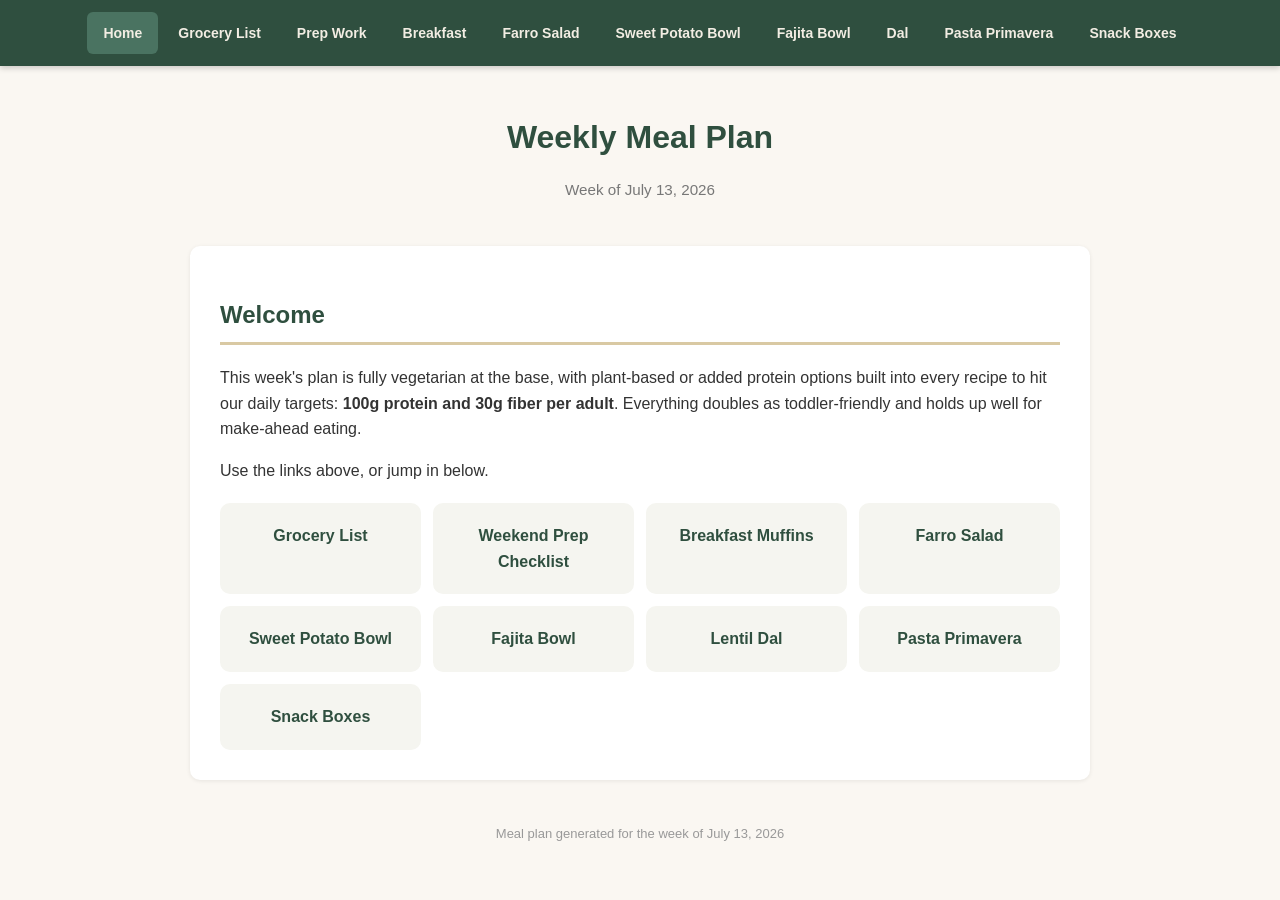
<file: index.html>
<!DOCTYPE html>
<html lang="en">
<head>
<meta charset="UTF-8">
<meta name="viewport" content="width=device-width, initial-scale=1.0">
<title>Weekly Meal Plan — Week of 7/13/2026</title>
<link rel="stylesheet" href="styles.css">
</head>
<body>

<nav>
  <a href="index.html" class="active">Home</a>
  <a href="grocery.html">Grocery List</a>
  <a href="prep.html">Prep Work</a>
  <a href="breakfast.html">Breakfast</a>
  <a href="farro-salad.html">Farro Salad</a>
  <a href="sweet-potato-bowl.html">Sweet Potato Bowl</a>
  <a href="fajita-bowl.html">Fajita Bowl</a>
  <a href="dal.html">Dal</a>
  <a href="pasta.html">Pasta Primavera</a>
  <a href="snack.html">Snack Boxes</a>
</nav>

<header class="page-title">
  <h1>Weekly Meal Plan</h1>
  <p>Week of July 13, 2026</p>
</header>

<section>
  <h2>Welcome</h2>
  <p>This week's plan is fully vegetarian at the base, with plant-based or added protein options built into every recipe to hit our daily targets: <strong>100g protein and 30g fiber per adult</strong>. Everything doubles as toddler-friendly and holds up well for make-ahead eating.</p>
  <p>Use the links above, or jump in below.</p>

  <div class="splash-cards">
    <a class="splash-card" href="grocery.html">Grocery List</a>
    <a class="splash-card" href="prep.html">Weekend Prep Checklist</a>
    <a class="splash-card" href="breakfast.html">Breakfast Muffins</a>
    <a class="splash-card" href="farro-salad.html">Farro Salad</a>
    <a class="splash-card" href="sweet-potato-bowl.html">Sweet Potato Bowl</a>
    <a class="splash-card" href="fajita-bowl.html">Fajita Bowl</a>
    <a class="splash-card" href="dal.html">Lentil Dal</a>
    <a class="splash-card" href="pasta.html">Pasta Primavera</a>
    <a class="splash-card" href="snack.html">Snack Boxes</a>
  </div>
</section>

<footer>Meal plan generated for the week of July 13, 2026</footer>

</body>
</html>
</file>
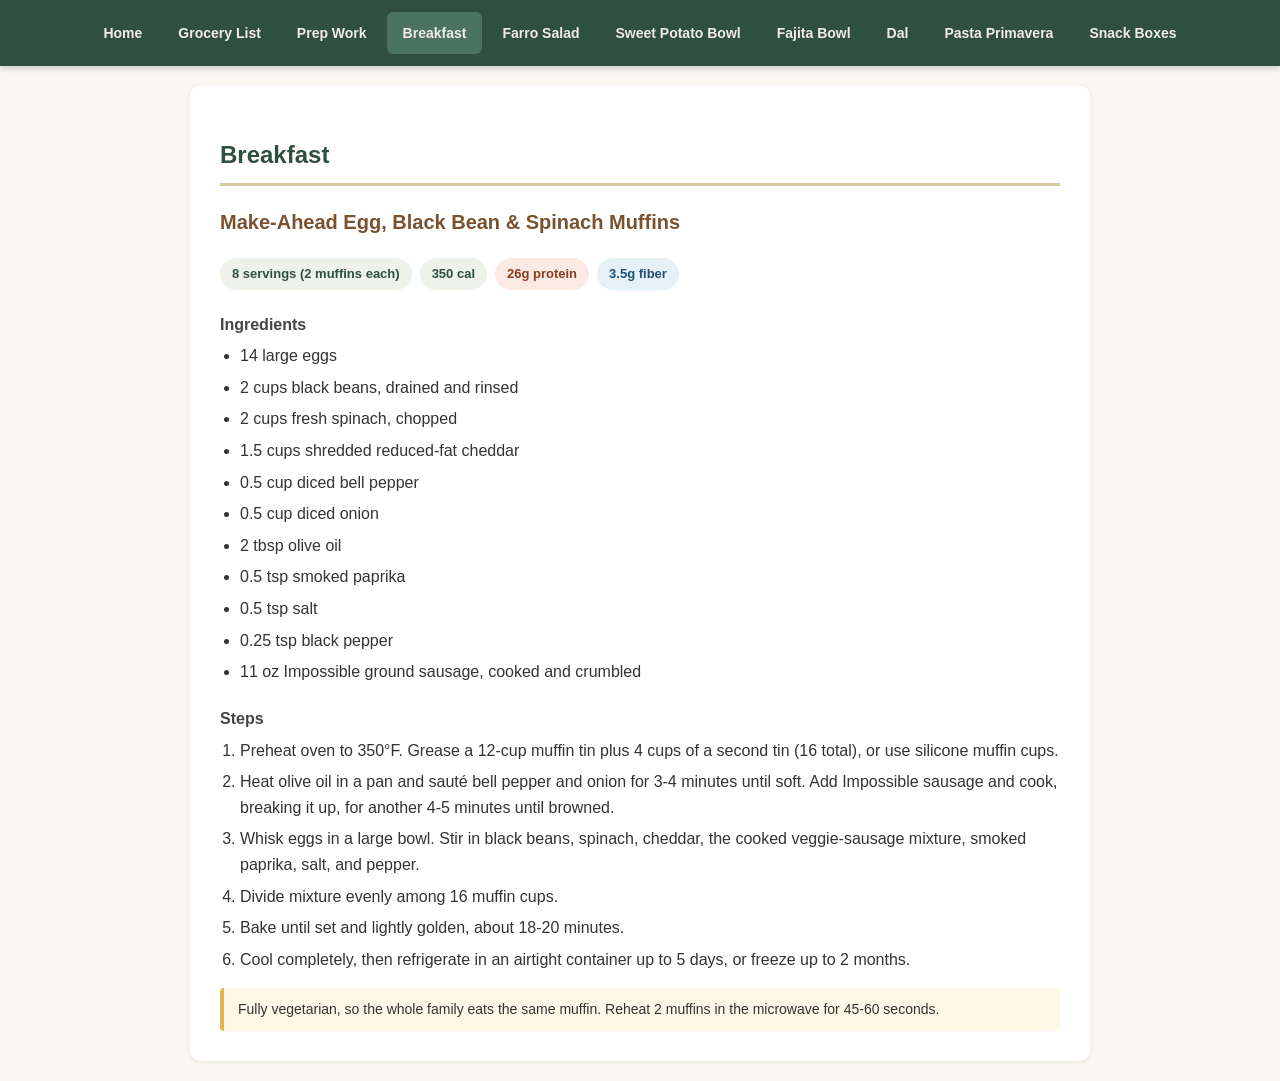
<file: breakfast.html>
<!DOCTYPE html>
<html lang="en">
<head>
<meta charset="UTF-8">
<meta name="viewport" content="width=device-width, initial-scale=1.0">
<title>Breakfast Muffins — Weekly Meal Plan</title>
<link rel="stylesheet" href="styles.css">
</head>
<body>

<nav>
  <a href="index.html">Home</a>
  <a href="grocery.html">Grocery List</a>
  <a href="prep.html">Prep Work</a>
  <a href="breakfast.html" class="active">Breakfast</a>
  <a href="farro-salad.html">Farro Salad</a>
  <a href="sweet-potato-bowl.html">Sweet Potato Bowl</a>
  <a href="fajita-bowl.html">Fajita Bowl</a>
  <a href="dal.html">Dal</a>
  <a href="pasta.html">Pasta Primavera</a>
  <a href="snack.html">Snack Boxes</a>
</nav>

<section>
  <h2>Breakfast</h2>
  <h3 class="recipe-sub">Make-Ahead Egg, Black Bean &amp; Spinach Muffins</h3>
  <div class="macro-badges">
    <span class="badge">8 servings (2 muffins each)</span>
    <span class="badge">350 cal</span>
    <span class="badge protein">26g protein</span>
    <span class="badge fiber">3.5g fiber</span>
  </div>

  <h4>Ingredients</h4>
  <ul>
    <li>14 large eggs</li>
    <li>2 cups black beans, drained and rinsed</li>
    <li>2 cups fresh spinach, chopped</li>
    <li>1.5 cups shredded reduced-fat cheddar</li>
    <li>0.5 cup diced bell pepper</li>
    <li>0.5 cup diced onion</li>
    <li>2 tbsp olive oil</li>
    <li>0.5 tsp smoked paprika</li>
    <li>0.5 tsp salt</li>
    <li>0.25 tsp black pepper</li>
    <li>11 oz Impossible ground sausage, cooked and crumbled</li>
  </ul>

  <h4>Steps</h4>
  <ol>
    <li>Preheat oven to 350°F. Grease a 12-cup muffin tin plus 4 cups of a second tin (16 total), or use silicone muffin cups.</li>
    <li>Heat olive oil in a pan and sauté bell pepper and onion for 3-4 minutes until soft. Add Impossible sausage and cook, breaking it up, for another 4-5 minutes until browned.</li>
    <li>Whisk eggs in a large bowl. Stir in black beans, spinach, cheddar, the cooked veggie-sausage mixture, smoked paprika, salt, and pepper.</li>
    <li>Divide mixture evenly among 16 muffin cups.</li>
    <li>Bake until set and lightly golden, about 18-20 minutes.</li>
    <li>Cool completely, then refrigerate in an airtight container up to 5 days, or freeze up to 2 months.</li>
  </ol>

  <div class="note-box">Fully vegetarian, so the whole family eats the same muffin. Reheat 2 muffins in the microwave for 45-60 seconds.</div>
</section>

</body>
</html>
</file>
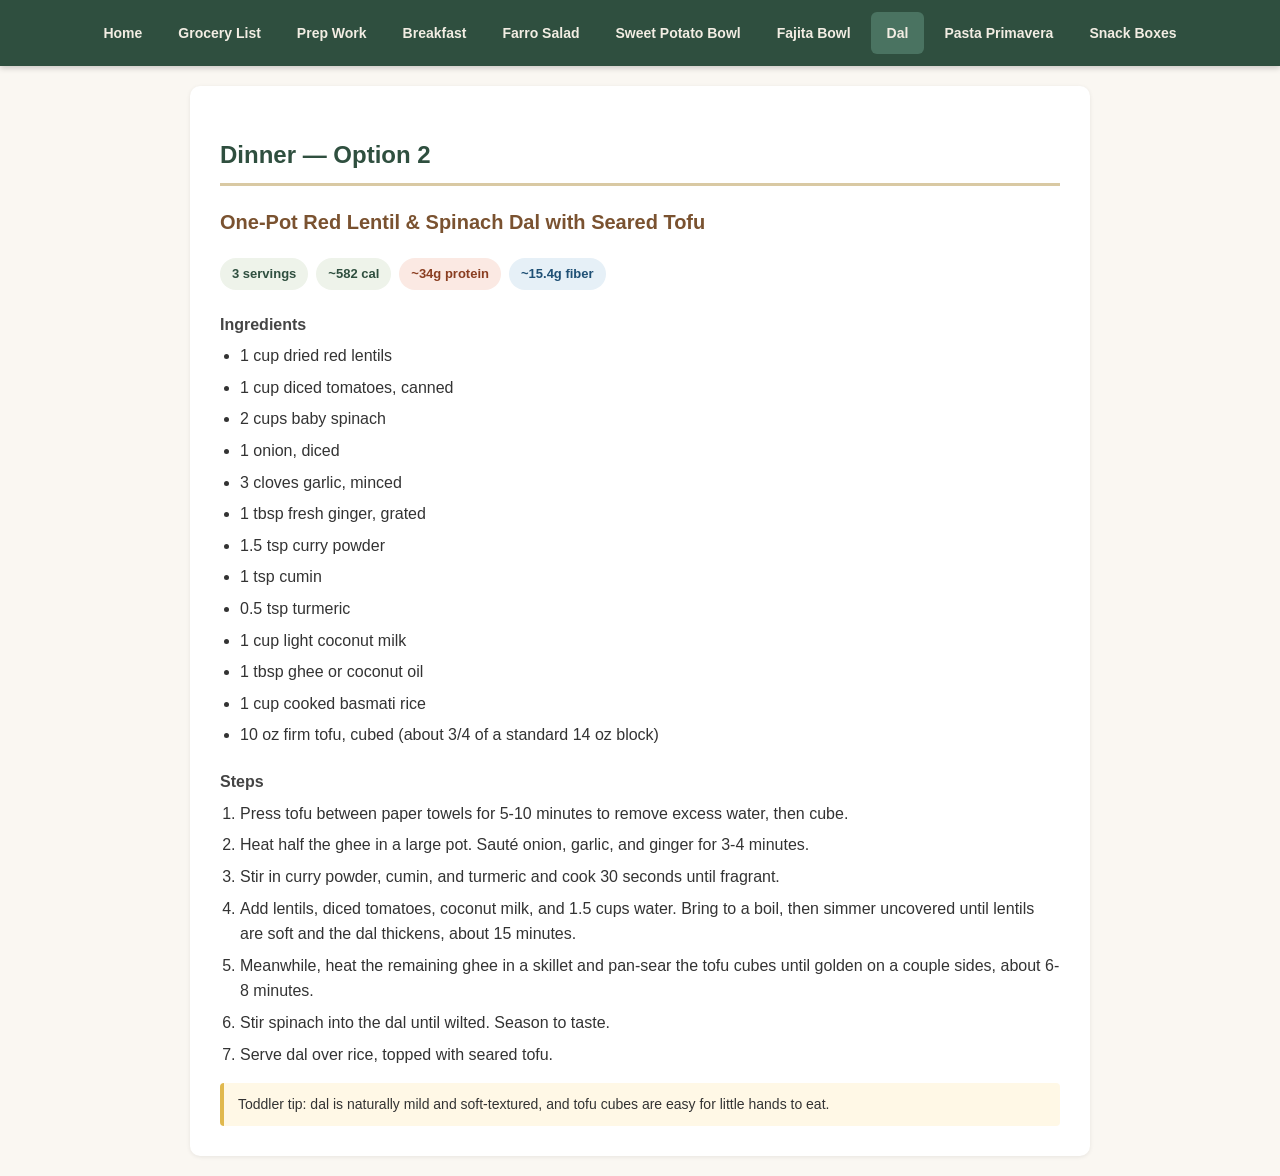
<file: dal.html>
<!DOCTYPE html>
<html lang="en">
<head>
<meta charset="UTF-8">
<meta name="viewport" content="width=device-width, initial-scale=1.0">
<title>Lentil Dal — Weekly Meal Plan</title>
<link rel="stylesheet" href="styles.css">
</head>
<body>

<nav>
  <a href="index.html">Home</a>
  <a href="grocery.html">Grocery List</a>
  <a href="prep.html">Prep Work</a>
  <a href="breakfast.html">Breakfast</a>
  <a href="farro-salad.html">Farro Salad</a>
  <a href="sweet-potato-bowl.html">Sweet Potato Bowl</a>
  <a href="fajita-bowl.html">Fajita Bowl</a>
  <a href="dal.html" class="active">Dal</a>
  <a href="pasta.html">Pasta Primavera</a>
  <a href="snack.html">Snack Boxes</a>
</nav>

<section>
  <h2>Dinner — Option 2</h2>
  <h3 class="recipe-sub">One-Pot Red Lentil &amp; Spinach Dal with Seared Tofu</h3>
  <div class="macro-badges">
    <span class="badge">3 servings</span>
    <span class="badge">~582 cal</span>
    <span class="badge protein">~34g protein</span>
    <span class="badge fiber">~15.4g fiber</span>
  </div>

  <h4>Ingredients</h4>
  <ul>
    <li>1 cup dried red lentils</li>
    <li>1 cup diced tomatoes, canned</li>
    <li>2 cups baby spinach</li>
    <li>1 onion, diced</li>
    <li>3 cloves garlic, minced</li>
    <li>1 tbsp fresh ginger, grated</li>
    <li>1.5 tsp curry powder</li>
    <li>1 tsp cumin</li>
    <li>0.5 tsp turmeric</li>
    <li>1 cup light coconut milk</li>
    <li>1 tbsp ghee or coconut oil</li>
    <li>1 cup cooked basmati rice</li>
    <li>10 oz firm tofu, cubed (about 3/4 of a standard 14 oz block)</li>
  </ul>

  <h4>Steps</h4>
  <ol>
    <li>Press tofu between paper towels for 5-10 minutes to remove excess water, then cube.</li>
    <li>Heat half the ghee in a large pot. Sauté onion, garlic, and ginger for 3-4 minutes.</li>
    <li>Stir in curry powder, cumin, and turmeric and cook 30 seconds until fragrant.</li>
    <li>Add lentils, diced tomatoes, coconut milk, and 1.5 cups water. Bring to a boil, then simmer uncovered until lentils are soft and the dal thickens, about 15 minutes.</li>
    <li>Meanwhile, heat the remaining ghee in a skillet and pan-sear the tofu cubes until golden on a couple sides, about 6-8 minutes.</li>
    <li>Stir spinach into the dal until wilted. Season to taste.</li>
    <li>Serve dal over rice, topped with seared tofu.</li>
  </ol>

  <div class="note-box">Toddler tip: dal is naturally mild and soft-textured, and tofu cubes are easy for little hands to eat.</div>
</section>

</body>
</html>
</file>
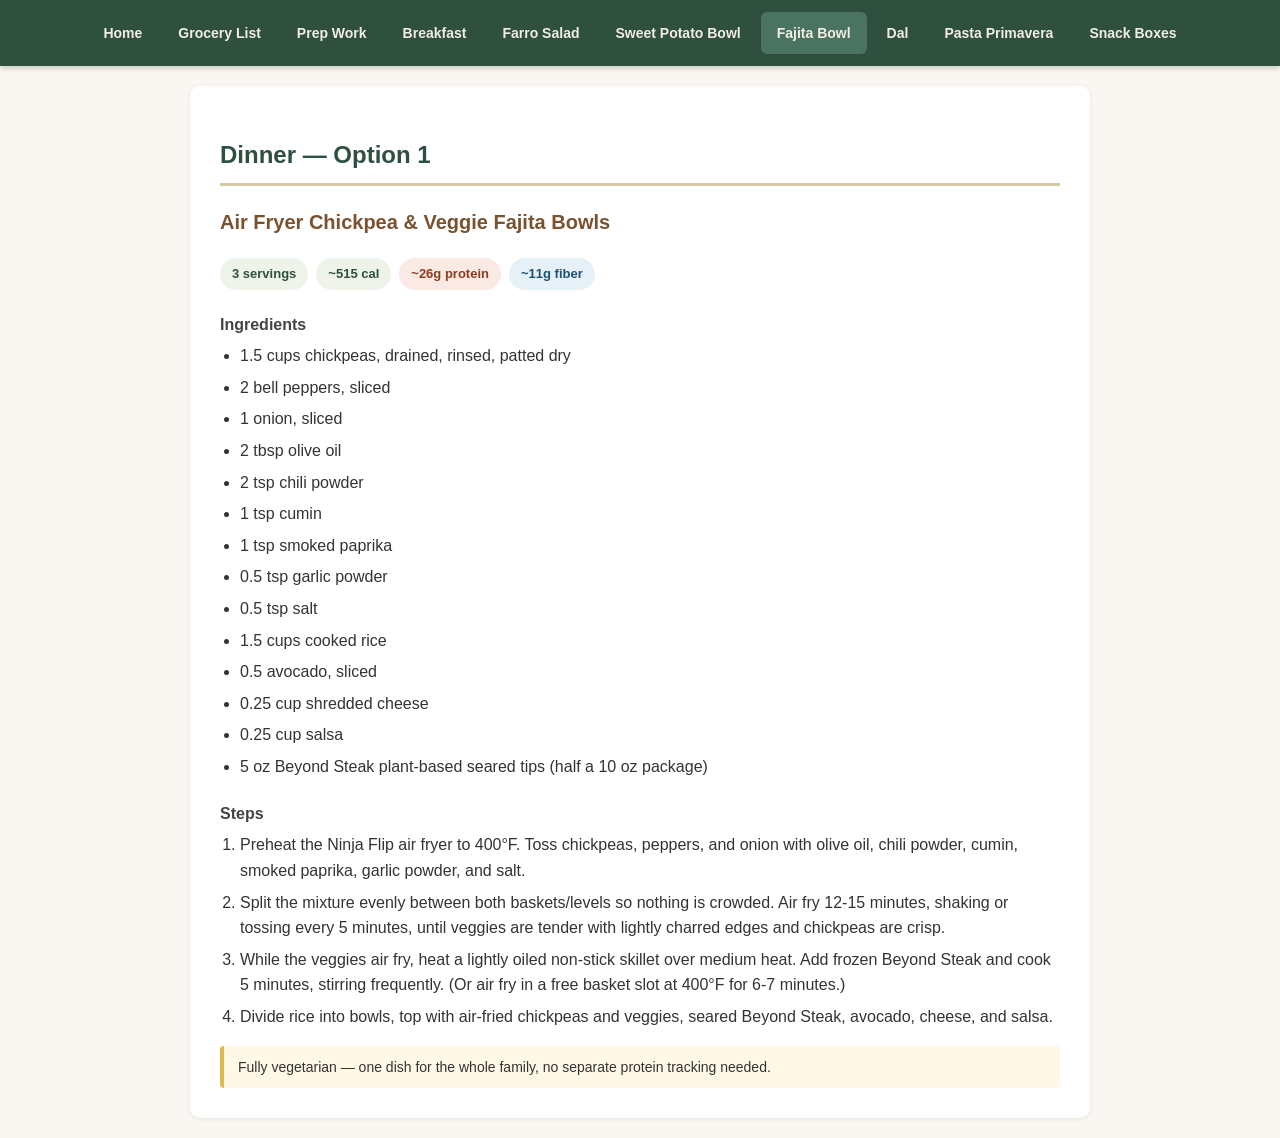
<file: fajita-bowl.html>
<!DOCTYPE html>
<html lang="en">
<head>
<meta charset="UTF-8">
<meta name="viewport" content="width=device-width, initial-scale=1.0">
<title>Fajita Bowl — Weekly Meal Plan</title>
<link rel="stylesheet" href="styles.css">
</head>
<body>

<nav>
  <a href="index.html">Home</a>
  <a href="grocery.html">Grocery List</a>
  <a href="prep.html">Prep Work</a>
  <a href="breakfast.html">Breakfast</a>
  <a href="farro-salad.html">Farro Salad</a>
  <a href="sweet-potato-bowl.html">Sweet Potato Bowl</a>
  <a href="fajita-bowl.html" class="active">Fajita Bowl</a>
  <a href="dal.html">Dal</a>
  <a href="pasta.html">Pasta Primavera</a>
  <a href="snack.html">Snack Boxes</a>
</nav>

<section>
  <h2>Dinner — Option 1</h2>
  <h3 class="recipe-sub">Air Fryer Chickpea &amp; Veggie Fajita Bowls</h3>
  <div class="macro-badges">
    <span class="badge">3 servings</span>
    <span class="badge">~515 cal</span>
    <span class="badge protein">~26g protein</span>
    <span class="badge fiber">~11g fiber</span>
  </div>

  <h4>Ingredients</h4>
  <ul>
    <li>1.5 cups chickpeas, drained, rinsed, patted dry</li>
    <li>2 bell peppers, sliced</li>
    <li>1 onion, sliced</li>
    <li>2 tbsp olive oil</li>
    <li>2 tsp chili powder</li>
    <li>1 tsp cumin</li>
    <li>1 tsp smoked paprika</li>
    <li>0.5 tsp garlic powder</li>
    <li>0.5 tsp salt</li>
    <li>1.5 cups cooked rice</li>
    <li>0.5 avocado, sliced</li>
    <li>0.25 cup shredded cheese</li>
    <li>0.25 cup salsa</li>
    <li>5 oz Beyond Steak plant-based seared tips (half a 10 oz package)</li>
  </ul>

  <h4>Steps</h4>
  <ol>
    <li>Preheat the Ninja Flip air fryer to 400°F. Toss chickpeas, peppers, and onion with olive oil, chili powder, cumin, smoked paprika, garlic powder, and salt.</li>
    <li>Split the mixture evenly between both baskets/levels so nothing is crowded. Air fry 12-15 minutes, shaking or tossing every 5 minutes, until veggies are tender with lightly charred edges and chickpeas are crisp.</li>
    <li>While the veggies air fry, heat a lightly oiled non-stick skillet over medium heat. Add frozen Beyond Steak and cook 5 minutes, stirring frequently. (Or air fry in a free basket slot at 400°F for 6-7 minutes.)</li>
    <li>Divide rice into bowls, top with air-fried chickpeas and veggies, seared Beyond Steak, avocado, cheese, and salsa.</li>
  </ol>

  <div class="note-box">Fully vegetarian — one dish for the whole family, no separate protein tracking needed.</div>
</section>

</body>
</html>
</file>
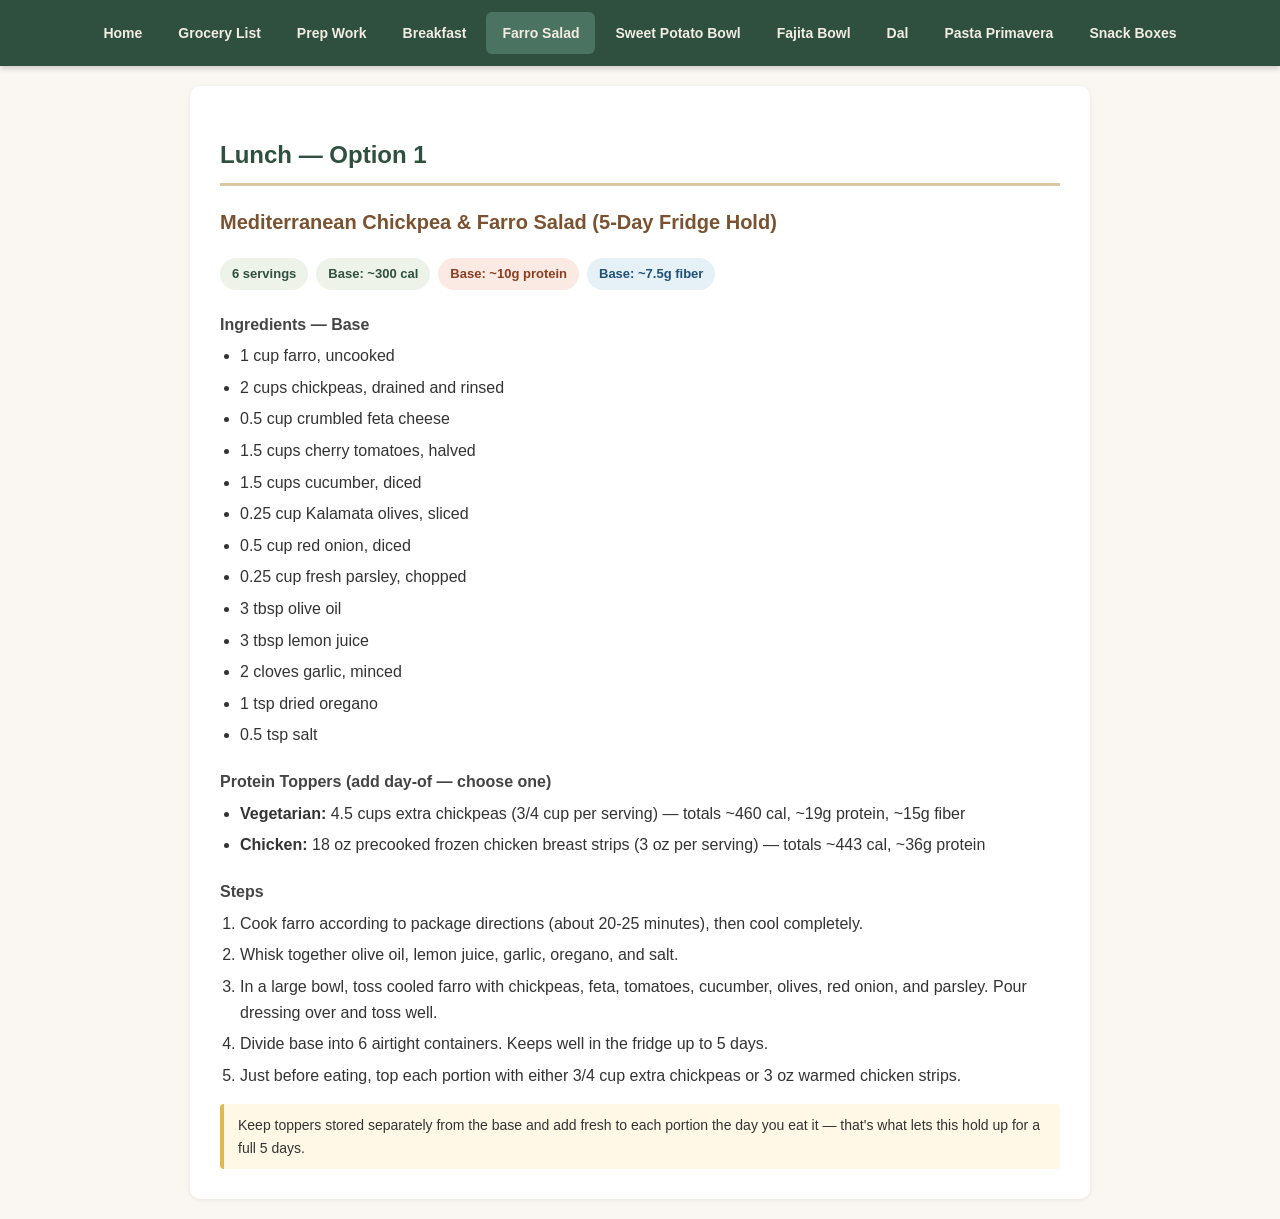
<file: farro-salad.html>
<!DOCTYPE html>
<html lang="en">
<head>
<meta charset="UTF-8">
<meta name="viewport" content="width=device-width, initial-scale=1.0">
<title>Farro Salad — Weekly Meal Plan</title>
<link rel="stylesheet" href="styles.css">
</head>
<body>

<nav>
  <a href="index.html">Home</a>
  <a href="grocery.html">Grocery List</a>
  <a href="prep.html">Prep Work</a>
  <a href="breakfast.html">Breakfast</a>
  <a href="farro-salad.html" class="active">Farro Salad</a>
  <a href="sweet-potato-bowl.html">Sweet Potato Bowl</a>
  <a href="fajita-bowl.html">Fajita Bowl</a>
  <a href="dal.html">Dal</a>
  <a href="pasta.html">Pasta Primavera</a>
  <a href="snack.html">Snack Boxes</a>
</nav>

<section>
  <h2>Lunch — Option 1</h2>
  <h3 class="recipe-sub">Mediterranean Chickpea &amp; Farro Salad (5-Day Fridge Hold)</h3>
  <div class="macro-badges">
    <span class="badge">6 servings</span>
    <span class="badge">Base: ~300 cal</span>
    <span class="badge protein">Base: ~10g protein</span>
    <span class="badge fiber">Base: ~7.5g fiber</span>
  </div>

  <h4>Ingredients — Base</h4>
  <ul>
    <li>1 cup farro, uncooked</li>
    <li>2 cups chickpeas, drained and rinsed</li>
    <li>0.5 cup crumbled feta cheese</li>
    <li>1.5 cups cherry tomatoes, halved</li>
    <li>1.5 cups cucumber, diced</li>
    <li>0.25 cup Kalamata olives, sliced</li>
    <li>0.5 cup red onion, diced</li>
    <li>0.25 cup fresh parsley, chopped</li>
    <li>3 tbsp olive oil</li>
    <li>3 tbsp lemon juice</li>
    <li>2 cloves garlic, minced</li>
    <li>1 tsp dried oregano</li>
    <li>0.5 tsp salt</li>
  </ul>

  <h4>Protein Toppers (add day-of — choose one)</h4>
  <ul>
    <li><strong>Vegetarian:</strong> 4.5 cups extra chickpeas (3/4 cup per serving) — totals ~460 cal, ~19g protein, ~15g fiber</li>
    <li><strong>Chicken:</strong> 18 oz precooked frozen chicken breast strips (3 oz per serving) — totals ~443 cal, ~36g protein</li>
  </ul>

  <h4>Steps</h4>
  <ol>
    <li>Cook farro according to package directions (about 20-25 minutes), then cool completely.</li>
    <li>Whisk together olive oil, lemon juice, garlic, oregano, and salt.</li>
    <li>In a large bowl, toss cooled farro with chickpeas, feta, tomatoes, cucumber, olives, red onion, and parsley. Pour dressing over and toss well.</li>
    <li>Divide base into 6 airtight containers. Keeps well in the fridge up to 5 days.</li>
    <li>Just before eating, top each portion with either 3/4 cup extra chickpeas or 3 oz warmed chicken strips.</li>
  </ol>

  <div class="note-box">Keep toppers stored separately from the base and add fresh to each portion the day you eat it — that's what lets this hold up for a full 5 days.</div>
</section>

</body>
</html>
</file>
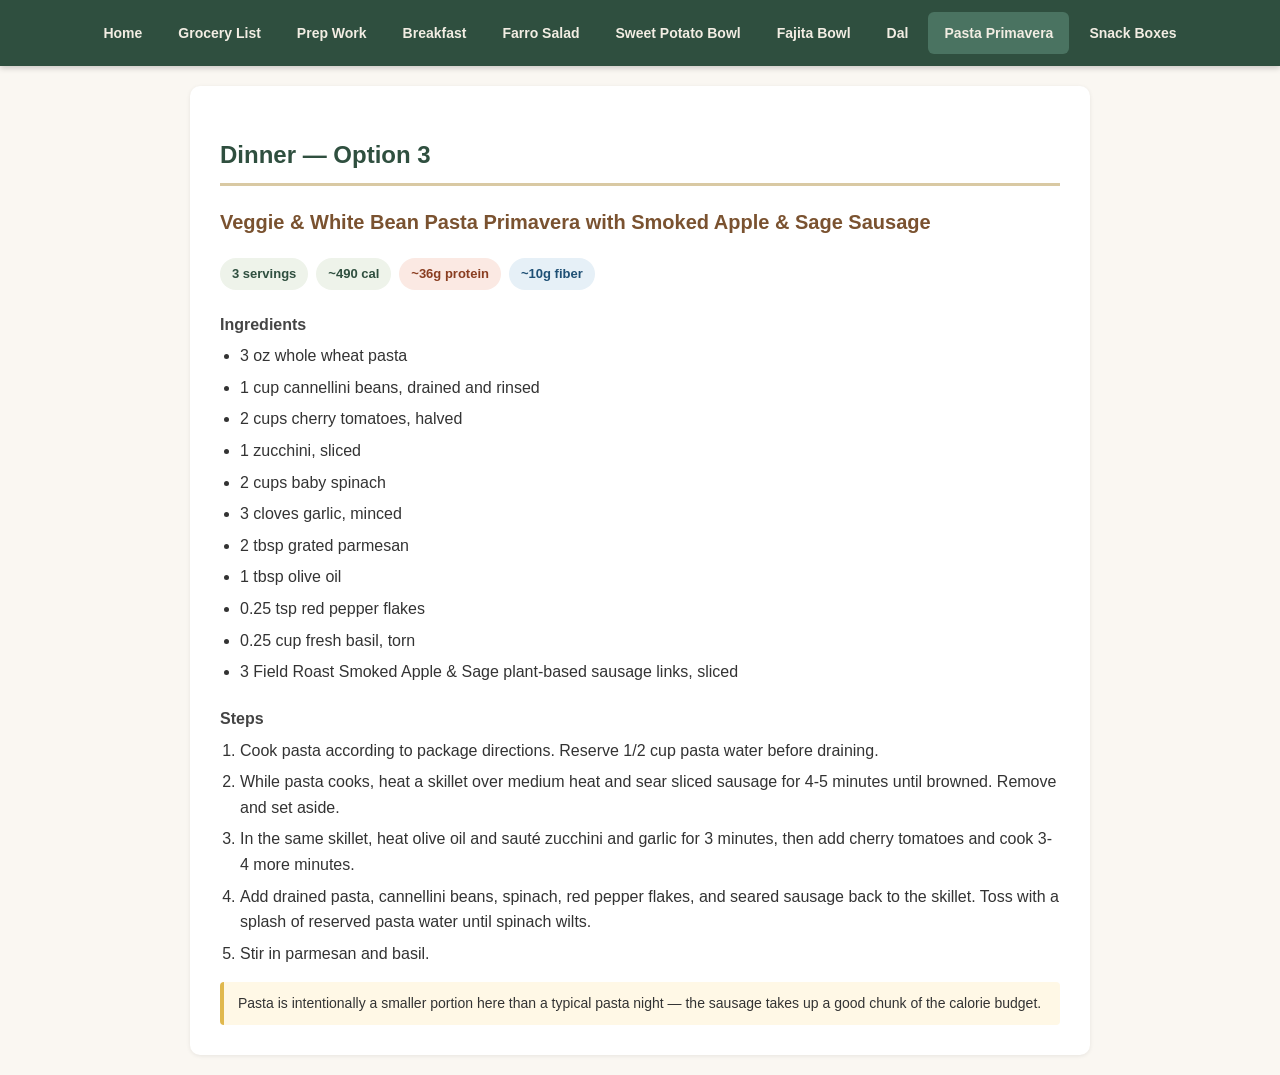
<file: pasta.html>
<!DOCTYPE html>
<html lang="en">
<head>
<meta charset="UTF-8">
<meta name="viewport" content="width=device-width, initial-scale=1.0">
<title>Pasta Primavera — Weekly Meal Plan</title>
<link rel="stylesheet" href="styles.css">
</head>
<body>

<nav>
  <a href="index.html">Home</a>
  <a href="grocery.html">Grocery List</a>
  <a href="prep.html">Prep Work</a>
  <a href="breakfast.html">Breakfast</a>
  <a href="farro-salad.html">Farro Salad</a>
  <a href="sweet-potato-bowl.html">Sweet Potato Bowl</a>
  <a href="fajita-bowl.html">Fajita Bowl</a>
  <a href="dal.html">Dal</a>
  <a href="pasta.html" class="active">Pasta Primavera</a>
  <a href="snack.html">Snack Boxes</a>
</nav>

<section>
  <h2>Dinner — Option 3</h2>
  <h3 class="recipe-sub">Veggie &amp; White Bean Pasta Primavera with Smoked Apple &amp; Sage Sausage</h3>
  <div class="macro-badges">
    <span class="badge">3 servings</span>
    <span class="badge">~490 cal</span>
    <span class="badge protein">~36g protein</span>
    <span class="badge fiber">~10g fiber</span>
  </div>

  <h4>Ingredients</h4>
  <ul>
    <li>3 oz whole wheat pasta</li>
    <li>1 cup cannellini beans, drained and rinsed</li>
    <li>2 cups cherry tomatoes, halved</li>
    <li>1 zucchini, sliced</li>
    <li>2 cups baby spinach</li>
    <li>3 cloves garlic, minced</li>
    <li>2 tbsp grated parmesan</li>
    <li>1 tbsp olive oil</li>
    <li>0.25 tsp red pepper flakes</li>
    <li>0.25 cup fresh basil, torn</li>
    <li>3 Field Roast Smoked Apple &amp; Sage plant-based sausage links, sliced</li>
  </ul>

  <h4>Steps</h4>
  <ol>
    <li>Cook pasta according to package directions. Reserve 1/2 cup pasta water before draining.</li>
    <li>While pasta cooks, heat a skillet over medium heat and sear sliced sausage for 4-5 minutes until browned. Remove and set aside.</li>
    <li>In the same skillet, heat olive oil and sauté zucchini and garlic for 3 minutes, then add cherry tomatoes and cook 3-4 more minutes.</li>
    <li>Add drained pasta, cannellini beans, spinach, red pepper flakes, and seared sausage back to the skillet. Toss with a splash of reserved pasta water until spinach wilts.</li>
    <li>Stir in parmesan and basil.</li>
  </ol>

  <div class="note-box">Pasta is intentionally a smaller portion here than a typical pasta night — the sausage takes up a good chunk of the calorie budget.</div>
</section>

</body>
</html>
</file>
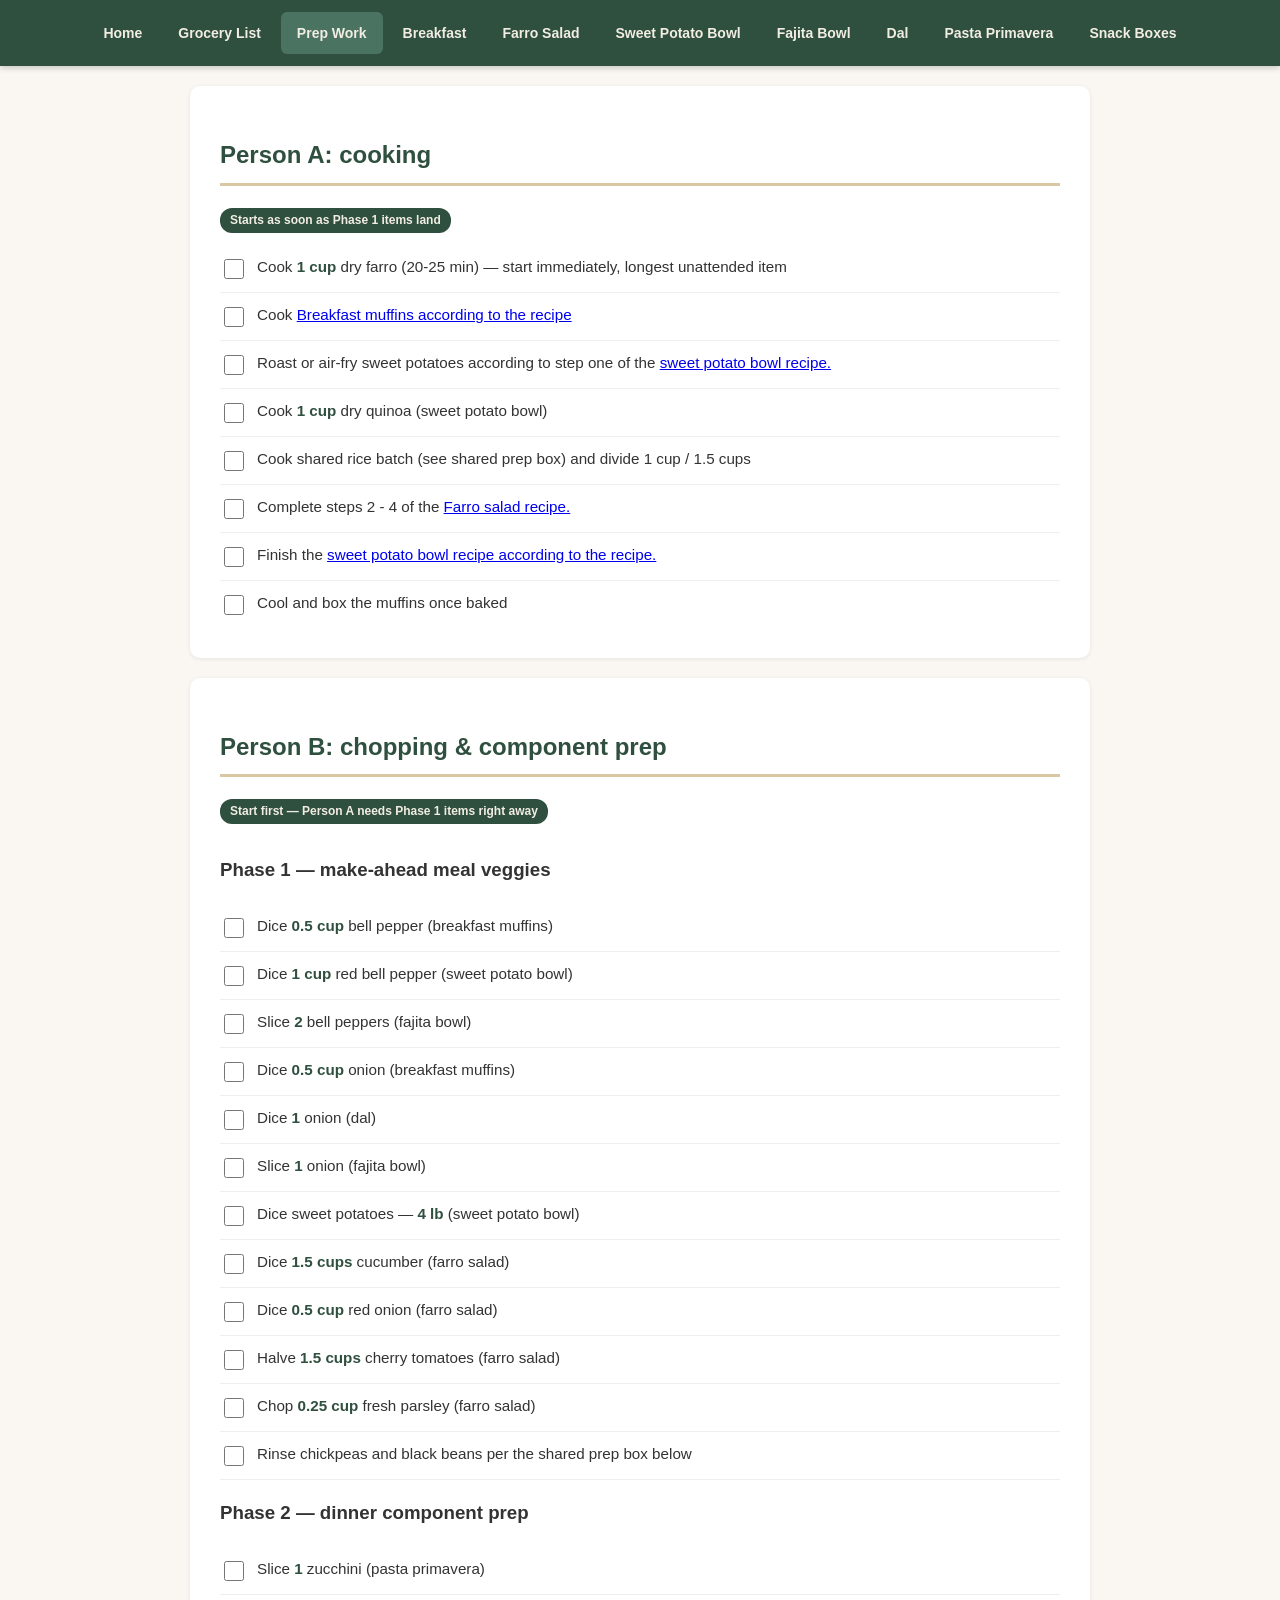
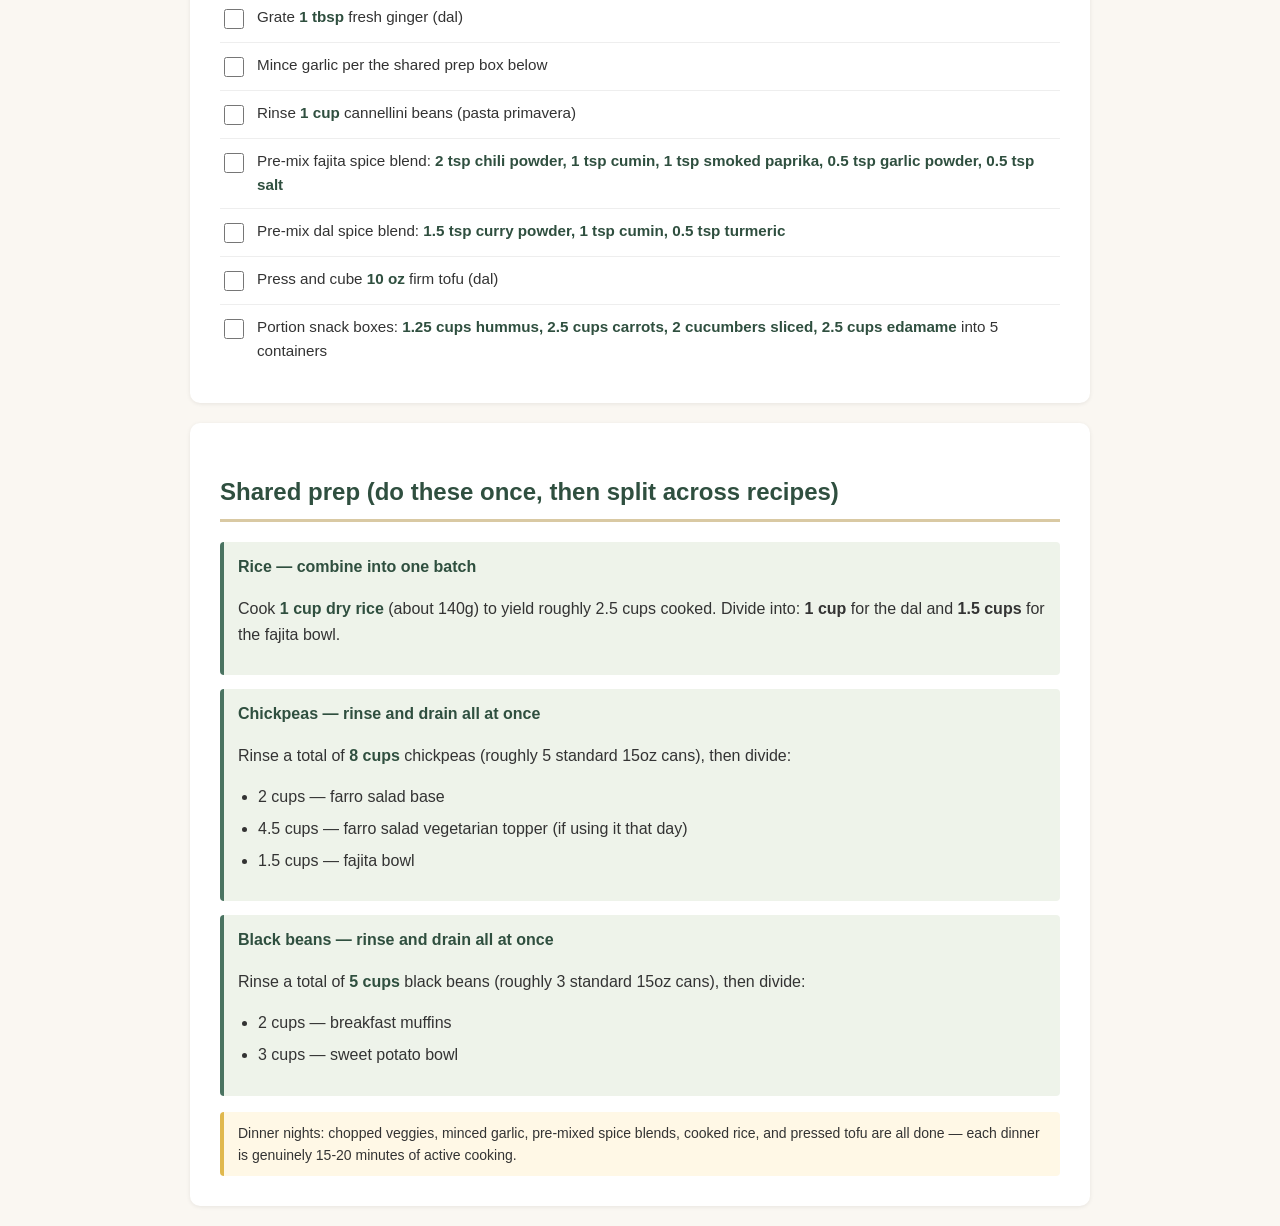
<file: prep.html>
<!DOCTYPE html>
<html lang="en">
<head>
<meta charset="UTF-8">
<meta name="viewport" content="width=device-width, initial-scale=1.0">
<title>Prep Checklist — Weekly Meal Plan</title>
<link rel="stylesheet" href="styles.css">
</head>
<body>

<nav>
  <a href="index.html">Home</a>
  <a href="grocery.html">Grocery List</a>
  <a href="prep.html" class="active">Prep Work</a>
  <a href="breakfast.html">Breakfast</a>
  <a href="farro-salad.html">Farro Salad</a>
  <a href="sweet-potato-bowl.html">Sweet Potato Bowl</a>
  <a href="fajita-bowl.html">Fajita Bowl</a>
  <a href="dal.html">Dal</a>
  <a href="pasta.html">Pasta Primavera</a>
  <a href="snack.html">Snack Boxes</a>
</nav>

<section>
  <h2>Person A: cooking</h2>
  <span class="person-tag">Starts as soon as Phase 1 items land</span>

  <div class="task"><input type="checkbox"><label>Cook <span class="amt">1 cup</span> dry farro (20-25 min) — start immediately, longest unattended item</label></div>
  <div class="task"><input type="checkbox"><label>Cook <a href="breakfast.html">Breakfast muffins according to the recipe</a></label></div>
  <div class="task"><input type="checkbox"><label>Roast or air-fry sweet potatoes according to step one of the <a href="sweet-potato-bowl.html">sweet potato bowl recipe.</a></label></div>
  <div class="task"><input type="checkbox"><label>Cook <span class="amt">1 cup</span> dry quinoa (sweet potato bowl)</label></div>
  <div class="task"><input type="checkbox"><label>Cook shared rice batch (see shared prep box) and divide 1 cup / 1.5 cups</label></div>
  <div class="task"><input type="checkbox"><label>Complete steps 2 - 4 of the <a href="farro-salad.html">Farro salad recipe.</a></label></div>
  <div class="task"><input type="checkbox"><label>Finish the <a href="sweet-potato-bowl.html">sweet potato bowl recipe according to the recipe.</a></label></div>
  <div class="task"><input type="checkbox"><label>Cool and box the muffins once baked</label></div>

</section>

<section>
  <h2>Person B: chopping &amp; component prep</h2>
  <span class="person-tag">Start first — Person A needs Phase 1 items right away</span>

  <h3>Phase 1 — make-ahead meal veggies</h3>
  <div class="task"><input type="checkbox"><label>Dice <span class="amt">0.5 cup</span> bell pepper (breakfast muffins)</label></div>
  <div class="task"><input type="checkbox"><label>Dice <span class="amt">1 cup</span> red bell pepper (sweet potato bowl)</label></div>
  <div class="task"><input type="checkbox"><label>Slice <span class="amt">2</span> bell peppers (fajita bowl)</label></div>
  <div class="task"><input type="checkbox"><label>Dice <span class="amt">0.5 cup</span> onion (breakfast muffins)</label></div>
  <div class="task"><input type="checkbox"><label>Dice <span class="amt">1</span> onion (dal)</label></div>
  <div class="task"><input type="checkbox"><label>Slice <span class="amt">1</span> onion (fajita bowl)</label></div>
  <div class="task"><input type="checkbox"><label>Dice sweet potatoes — <span class="amt">4 lb</span> (sweet potato bowl)</label></div>
  <div class="task"><input type="checkbox"><label>Dice <span class="amt">1.5 cups</span> cucumber (farro salad)</label></div>
  <div class="task"><input type="checkbox"><label>Dice <span class="amt">0.5 cup</span> red onion (farro salad)</label></div>
  <div class="task"><input type="checkbox"><label>Halve <span class="amt">1.5 cups</span> cherry tomatoes (farro salad)</label></div>
  <div class="task"><input type="checkbox"><label>Chop <span class="amt">0.25 cup</span> fresh parsley (farro salad)</label></div>
  <div class="task"><input type="checkbox"><label>Rinse chickpeas and black beans per the shared prep box below</label></div>

  <h3>Phase 2 — dinner component prep</h3>
  <div class="task"><input type="checkbox"><label>Slice <span class="amt">1</span> zucchini (pasta primavera)</label></div>
  <div class="task"><input type="checkbox"><label>Grate <span class="amt">1 tbsp</span> fresh ginger (dal)</label></div>
  <div class="task"><input type="checkbox"><label>Mince garlic per the shared prep box below</label></div>
  <div class="task"><input type="checkbox"><label>Rinse <span class="amt">1 cup</span> cannellini beans (pasta primavera)</label></div>
  <div class="task"><input type="checkbox"><label>Pre-mix fajita spice blend: <span class="amt">2 tsp chili powder, 1 tsp cumin, 1 tsp smoked paprika, 0.5 tsp garlic powder, 0.5 tsp salt</span></label></div>
  <div class="task"><input type="checkbox"><label>Pre-mix dal spice blend: <span class="amt">1.5 tsp curry powder, 1 tsp cumin, 0.5 tsp turmeric</span></label></div>
  <div class="task"><input type="checkbox"><label>Press and cube <span class="amt">10 oz</span> firm tofu (dal)</label></div>
  <div class="task"><input type="checkbox"><label>Portion snack boxes: <span class="amt">1.25 cups hummus, 2.5 cups carrots, 2 cucumbers sliced, 2.5 cups edamame</span> into 5 containers</label></div>
</section>

<section>
  <h2>Shared prep (do these once, then split across recipes)</h2>

  <div class="shared-box">
    <h4>Rice — combine into one batch</h4>
    <p>Cook <span class="amt">1 cup dry rice</span> (about 140g) to yield roughly 2.5 cups cooked. Divide into: <strong>1 cup</strong> for the dal and <strong>1.5 cups</strong> for the fajita bowl.</p>
  </div>

  <div class="shared-box">
    <h4>Chickpeas — rinse and drain all at once</h4>
    <p>Rinse a total of <span class="amt">8 cups</span> chickpeas (roughly 5 standard 15oz cans), then divide:</p>
    <ul>
      <li>2 cups — farro salad base</li>
      <li>4.5 cups — farro salad vegetarian topper (if using it that day)</li>
      <li>1.5 cups — fajita bowl</li>
    </ul>
  </div>

  <div class="shared-box">
    <h4>Black beans — rinse and drain all at once</h4>
    <p>Rinse a total of <span class="amt">5 cups</span> black beans (roughly 3 standard 15oz cans), then divide:</p>
    <ul>
      <li>2 cups — breakfast muffins</li>
      <li>3 cups — sweet potato bowl</li>
    </ul>
  </div>
  <div class="note-box">Dinner nights: chopped veggies, minced garlic, pre-mixed spice blends, cooked rice, and pressed tofu are all done — each dinner is genuinely 15-20 minutes of active cooking.</div>

</section>

</body>
</html>
</file>
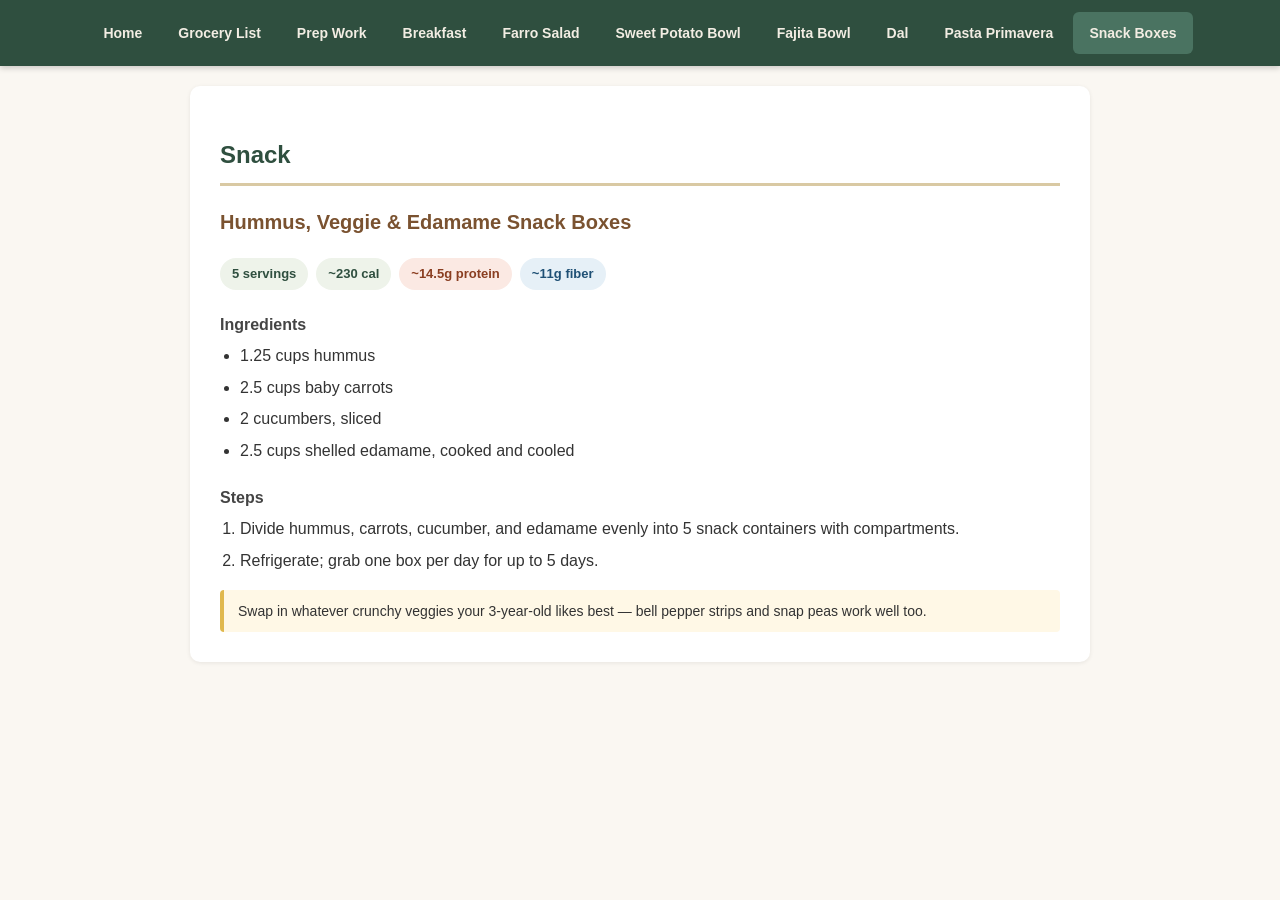
<file: snack.html>
<!DOCTYPE html>
<html lang="en">
<head>
<meta charset="UTF-8">
<meta name="viewport" content="width=device-width, initial-scale=1.0">
<title>Snack Boxes — Weekly Meal Plan</title>
<link rel="stylesheet" href="styles.css">
</head>
<body>

<nav>
  <a href="index.html">Home</a>
  <a href="grocery.html">Grocery List</a>
  <a href="prep.html">Prep Work</a>
  <a href="breakfast.html">Breakfast</a>
  <a href="farro-salad.html">Farro Salad</a>
  <a href="sweet-potato-bowl.html">Sweet Potato Bowl</a>
  <a href="fajita-bowl.html">Fajita Bowl</a>
  <a href="dal.html">Dal</a>
  <a href="pasta.html">Pasta Primavera</a>
  <a href="snack.html" class="active">Snack Boxes</a>
</nav>

<section>
  <h2>Snack</h2>
  <h3 class="recipe-sub">Hummus, Veggie &amp; Edamame Snack Boxes</h3>
  <div class="macro-badges">
    <span class="badge">5 servings</span>
    <span class="badge">~230 cal</span>
    <span class="badge protein">~14.5g protein</span>
    <span class="badge fiber">~11g fiber</span>
  </div>

  <h4>Ingredients</h4>
  <ul>
    <li>1.25 cups hummus</li>
    <li>2.5 cups baby carrots</li>
    <li>2 cucumbers, sliced</li>
    <li>2.5 cups shelled edamame, cooked and cooled</li>
  </ul>

  <h4>Steps</h4>
  <ol>
    <li>Divide hummus, carrots, cucumber, and edamame evenly into 5 snack containers with compartments.</li>
    <li>Refrigerate; grab one box per day for up to 5 days.</li>
  </ol>

  <div class="note-box">Swap in whatever crunchy veggies your 3-year-old likes best — bell pepper strips and snap peas work well too.</div>
</section>

</body>
</html>
</file>
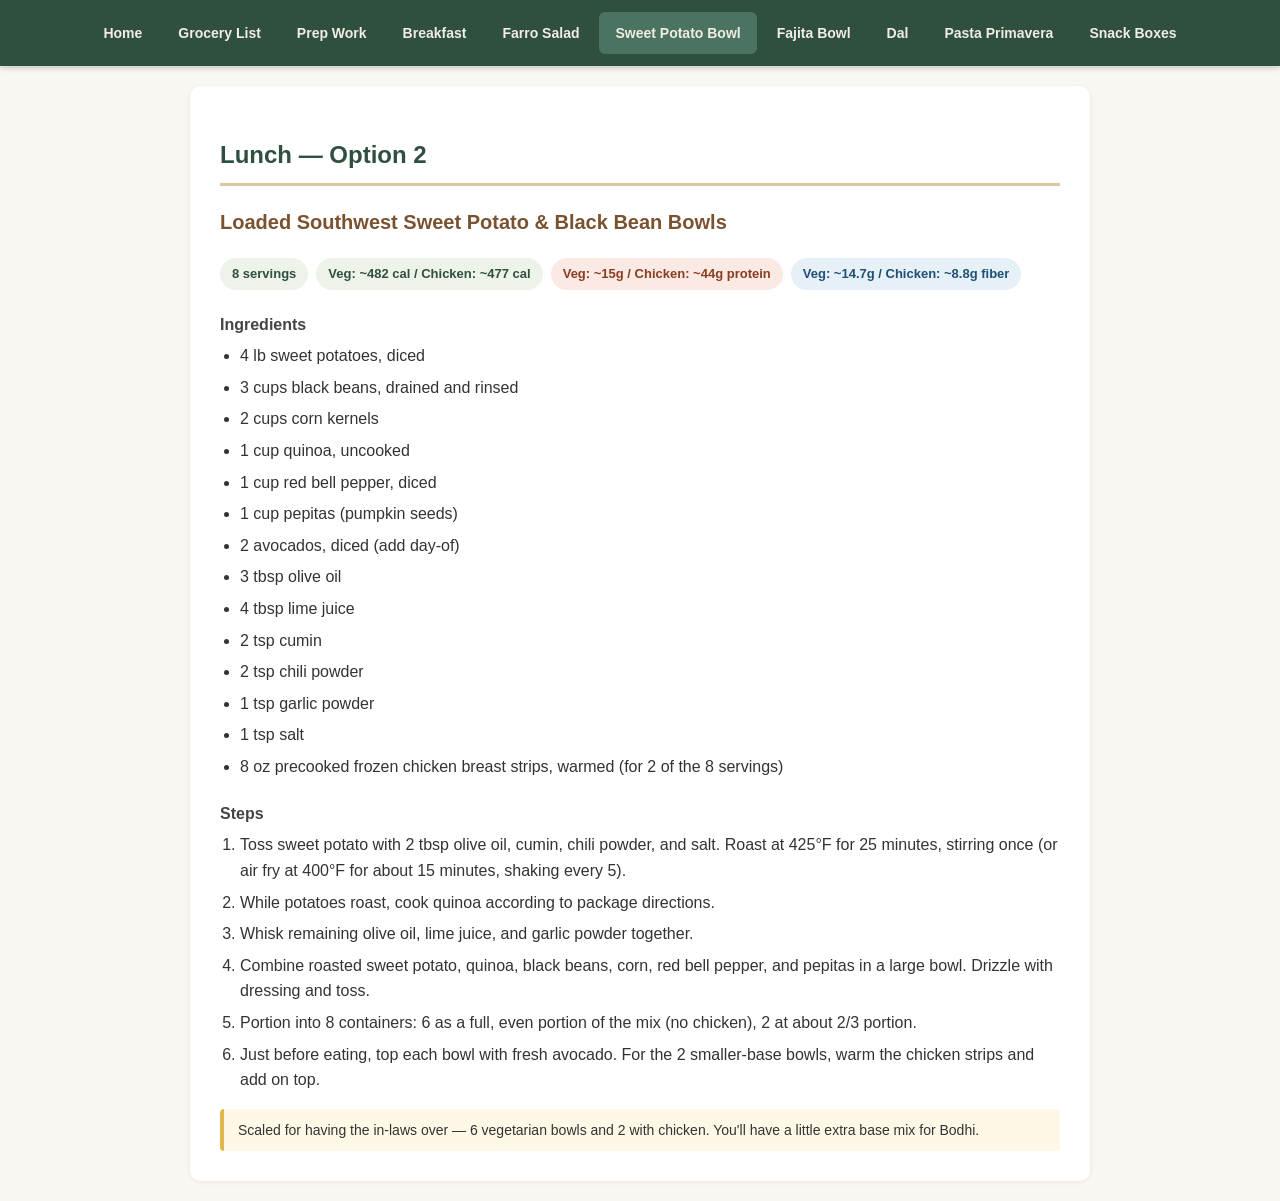
<file: sweet-potato-bowl.html>
<!DOCTYPE html>
<html lang="en">
<head>
<meta charset="UTF-8">
<meta name="viewport" content="width=device-width, initial-scale=1.0">
<title>Sweet Potato Bowl — Weekly Meal Plan</title>
<link rel="stylesheet" href="styles.css">
</head>
<body>

<nav>
  <a href="index.html">Home</a>
  <a href="grocery.html">Grocery List</a>
  <a href="prep.html">Prep Work</a>
  <a href="breakfast.html">Breakfast</a>
  <a href="farro-salad.html">Farro Salad</a>
  <a href="sweet-potato-bowl.html" class="active">Sweet Potato Bowl</a>
  <a href="fajita-bowl.html">Fajita Bowl</a>
  <a href="dal.html">Dal</a>
  <a href="pasta.html">Pasta Primavera</a>
  <a href="snack.html">Snack Boxes</a>
</nav>

<section>
  <h2>Lunch — Option 2</h2>
  <h3 class="recipe-sub">Loaded Southwest Sweet Potato &amp; Black Bean Bowls</h3>
  <div class="macro-badges">
    <span class="badge">8 servings</span>
    <span class="badge">Veg: ~482 cal / Chicken: ~477 cal</span>
    <span class="badge protein">Veg: ~15g / Chicken: ~44g protein</span>
    <span class="badge fiber">Veg: ~14.7g / Chicken: ~8.8g fiber</span>
  </div>

  <h4>Ingredients</h4>
  <ul>
    <li>4 lb sweet potatoes, diced</li>
    <li>3 cups black beans, drained and rinsed</li>
    <li>2 cups corn kernels</li>
    <li>1 cup quinoa, uncooked</li>
    <li>1 cup red bell pepper, diced</li>
    <li>1 cup pepitas (pumpkin seeds)</li>
    <li>2 avocados, diced (add day-of)</li>
    <li>3 tbsp olive oil</li>
    <li>4 tbsp lime juice</li>
    <li>2 tsp cumin</li>
    <li>2 tsp chili powder</li>
    <li>1 tsp garlic powder</li>
    <li>1 tsp salt</li>
    <li>8 oz precooked frozen chicken breast strips, warmed (for 2 of the 8 servings)</li>
  </ul>

  <h4>Steps</h4>
  <ol>
    <li>Toss sweet potato with 2 tbsp olive oil, cumin, chili powder, and salt. Roast at 425°F for 25 minutes, stirring once (or air fry at 400°F for about 15 minutes, shaking every 5).</li>
    <li>While potatoes roast, cook quinoa according to package directions.</li>
    <li>Whisk remaining olive oil, lime juice, and garlic powder together.</li>
    <li>Combine roasted sweet potato, quinoa, black beans, corn, red bell pepper, and pepitas in a large bowl. Drizzle with dressing and toss.</li>
    <li>Portion into 8 containers: 6 as a full, even portion of the mix (no chicken), 2 at about 2/3 portion.</li>
    <li>Just before eating, top each bowl with fresh avocado. For the 2 smaller-base bowls, warm the chicken strips and add on top.</li>
  </ol>

  <div class="note-box">Scaled for having the in-laws over — 6 vegetarian bowls and 2 with chicken. You'll have a little extra base mix for Bodhi.</div>
</section>

</body>
</html>
</file>
<file: styles.css>
* { box-sizing: border-box; }
html { -webkit-text-size-adjust: 100%; }
body {
  margin: 0;
  font-family: 'Segoe UI', Tahoma, Geneva, Verdana, sans-serif;
  background-color: #faf7f2;
  color: #333;
  line-height: 1.6;
  font-size: 16px;
}
nav {
  position: sticky;
  top: 0;
  background-color: #2f4f3f;
  display: flex;
  flex-wrap: nowrap;
  overflow-x: auto;
  -webkit-overflow-scrolling: touch;
  justify-content: flex-start;
  padding: 8px 6px;
  z-index: 100;
  box-shadow: 0 2px 6px rgba(0,0,0,0.2);
  scrollbar-width: thin;
}
nav a {
  color: #f2ede3;
  padding: 8px 12px;
  margin: 2px;
  font-weight: 600;
  font-size: 13px;
  border-radius: 6px;
  text-decoration: none;
  white-space: nowrap;
  flex-shrink: 0;
  transition: background-color 0.2s;
}
nav a:hover, nav a.active {
  background-color: #4a7361;
}
header.page-title {
  text-align: center;
  padding: 24px 16px 8px;
}
header.page-title h1 {
  color: #2f4f3f;
  margin-bottom: 4px;
  font-size: 1.6rem;
}
header.page-title p { color: #777; font-size: 0.95rem; }
section {
  max-width: 900px;
  margin: 16px auto;
  background: #ffffff;
  padding: 20px;
  border-radius: 10px;
  box-shadow: 0 1px 4px rgba(0,0,0,0.08);
}
section h2 {
  color: #2f4f3f;
  border-bottom: 3px solid #d9c9a3;
  padding-bottom: 8px;
  font-size: 1.3rem;
}
h3.recipe-sub { color: #7a5230; margin-top: 0; font-size: 1.1rem; }
.macro-badges { display: flex; gap: 8px; flex-wrap: wrap; margin: 12px 0 20px; }
.badge {
  background-color: #eef3ea;
  color: #2f4f3f;
  padding: 6px 12px;
  border-radius: 20px;
  font-size: 13px;
  font-weight: 600;
  white-space: nowrap;
}
.badge.protein { background-color: #fbe9e3; color: #8a3e21; }
.badge.fiber { background-color: #e6f0f7; color: #1f5075; }
h4 { margin-bottom: 6px; color: #444; font-size: 1rem; }
ul, ol { margin-top: 4px; padding-left: 20px; }
li { margin-bottom: 6px; }
.note-box {
  background-color: #fff8e6;
  border-left: 4px solid #e0b84d;
  padding: 10px 14px;
  margin-top: 16px;
  border-radius: 4px;
  font-size: 14px;
}
.grocery-columns {
  display: grid;
  grid-template-columns: 1fr;
  gap: 20px;
}
.grocery-columns h4 { color: #2f4f3f; border-bottom: 1px solid #ddd; padding-bottom: 4px; }
.prep-person { background-color: #f5f5f0; padding: 14px 16px; border-radius: 8px; margin-bottom: 16px; }
.prep-person h3 { margin-top: 0; color: #2f4f3f; }
.shared-box { background-color: #eef3ea; border-left: 4px solid #4a7361; padding: 12px 14px; border-radius: 4px; margin-bottom: 14px; }
.shared-box h4 { margin: 0 0 6px; color: #2f4f3f; }
.task {
  display: flex;
  align-items: flex-start;
  gap: 10px;
  padding: 10px 0;
  border-bottom: 1px solid #eee;
}
.task:last-child { border-bottom: none; }
.task input[type="checkbox"] {
  margin-top: 4px;
  width: 20px;
  height: 20px;
  flex-shrink: 0;
}
.task label { flex: 1; font-size: 0.95rem; }
.amt { font-weight: 600; color: #2f4f3f; }
.person-tag {
  display: inline-block;
  background-color: #2f4f3f;
  color: #f2ede3;
  font-size: 12px;
  font-weight: 600;
  padding: 3px 10px;
  border-radius: 12px;
  margin-bottom: 12px;
}
.splash-cards {
  display: grid;
  grid-template-columns: repeat(2, 1fr);
  gap: 12px;
  margin-top: 20px;
}
.splash-card {
  background: #f5f5f0;
  border-radius: 10px;
  padding: 16px 10px;
  text-decoration: none;
  color: #2f4f3f;
  text-align: center;
  font-weight: 600;
  font-size: 0.9rem;
  transition: background-color 0.2s;
}
.splash-card:hover { background-color: #eef3ea; }
footer { text-align: center; padding: 24px 16px; color: #999; font-size: 13px; }

@media (min-width: 600px) {
  body { font-size: 16px; }
  nav {
    flex-wrap: wrap;
    overflow-x: visible;
    justify-content: center;
    padding: 10px 0;
  }
  nav a { font-size: 14px; padding: 10px 16px; }
  header.page-title h1 { font-size: 2rem; }
  section { padding: 30px; margin: 20px auto; }
  section h2 { font-size: 1.5rem; }
  h3.recipe-sub { font-size: 1.25rem; }
  .grocery-columns { grid-template-columns: repeat(auto-fit, minmax(220px, 1fr)); }
  .splash-cards { grid-template-columns: repeat(auto-fit, minmax(200px, 1fr)); }
  .splash-card { padding: 20px; font-size: 1rem; }
}

@media (max-width: 400px) {
  .macro-badges { gap: 6px; }
  .badge { font-size: 12px; padding: 5px 10px; }
  section { padding: 16px 14px; }
}
</file>
